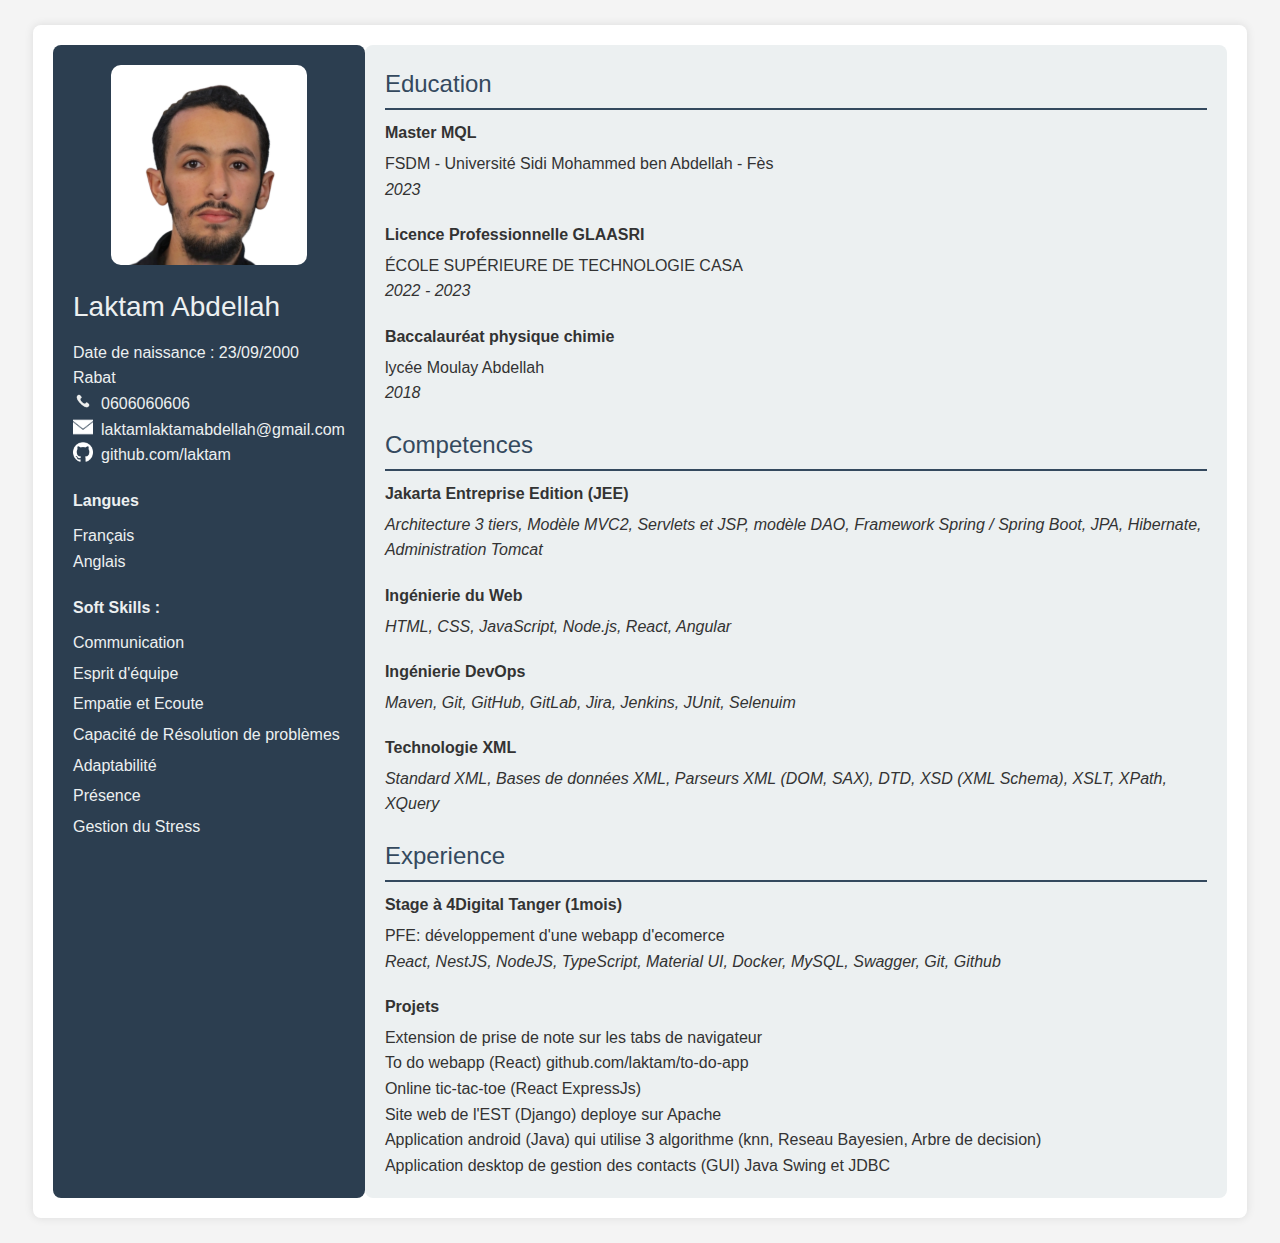
<file: CV-HTML-CSS/index.html>
<!DOCTYPE html>
<html lang="en">

<head>
    <meta charset="UTF-8">
    <meta name="viewport" content="width=device-width, initial-scale=1.0">
    <link rel="stylesheet" href="./css/style1.css">
    <title>Document</title>
</head>

<body>
    <div id="container">
        <!-- <div id="header">
            
        </div> -->
        <div id="sidebar">

            <img id="photo" src="./resources/photo.png" height="200" />
            <div>
                <div id="full_name">Laktam Abdellah</div>
                <div id="birthday">Date de naissance : 23/09/2000</div>
                <div id="address">Rabat</div>
            </div>
            <div id="contact_container">
                <div class="contact">
                    <img class="icon" src="./resources/phone.png" />
                    <div id="phone">0606060606</div>
                </div>
                <div class="contact">
                    <img class="icon" src="./resources/mail.png" />
                    <div id="email">laktamlaktamabdellah@gmail.com</div>
                </div>
                <div class="contact">
                    <img class="icon" src="./resources/github.png" />
                    <div class="link">github.com/laktam</div>
                </div>
            </div>
            <!-- <div id="contact">
                <div id="links">
                </div>
            </div> -->

            <div id="languages">
                <div class="sidebar_subtitle">Langues </div>
                <div>Français</div>
                <div>Anglais</div>
            </div>
            <div id="softSkills">
                <div class="sidebar_subtitle">Soft Skills :</div>
                <div class="soft_skill">Communication</div>
                <div class="soft_skill">Esprit d'équipe</div>
                <div class="soft_skill">Empatie et Ecoute</div>
                <div class="soft_skill">Capacité de Résolution de problèmes</div>
                <div class="soft_skill">Adaptabilité</div>
                <div class="soft_skill">Présence</div>
                <div class="soft_skill">Gestion du Stress</div>
            </div>
        </div>

        <div id="content">
            <!-- <div class="titre">professionalSummary</div> -->
            <div id="professionalSummary">
                <!-- Ingénieur en informatique avec une bonne expérience
                sur les architectures logicielles et les nouvelles technologies informatique,
                en l'occurence Jakarta EE, Spring Boot, React et Angular.  -->
            </div>
            <div id="educations">
                <div class="titre">Education</div>
                <div class="education">
                    <div class="diploma"> Master MQL</div>
                    FSDM - Université Sidi Mohammed ben Abdellah - Fès
                    <div class="diploma_year">2023</div>
                </div>
                <div class="education">
                    <div class="diploma"> Licence Professionnelle GLAASRI</div>
                    ÉCOLE SUPÉRIEURE DE TECHNOLOGIE CASA
                    <div class="diploma_year">2022 - 2023</div>
                </div>
                <div class="education">
                    <div class="diploma">Baccalauréat physique chimie </div>
                    lycée Moulay Abdellah
                    <div class="diploma_year">2018</div>
                </div>
            </div>

            <div id="technologySkills">
                <div class="titre">Competences</div>
                <div class="skill">
                    <div class="skill_title">
                        Jakarta Entreprise Edition (JEE)
                    </div>
                    <div class="details">
                        Architecture 3 tiers, Modèle MVC2, Servlets et JSP,
                        modèle DAO, Framework Spring / Spring Boot, JPA, Hibernate,
                        Administration Tomcat
                    </div>
                </div>
                <div class="skill">
                    <div class="skill_title">
                        Ingénierie du Web
                    </div>
                    <div class="details">
                        HTML, CSS, JavaScript, Node.js, React, Angular
                    </div>
                </div>
                <div class="skill">
                    <div class="skill_title">
                        Ingénierie DevOps
                    </div>
                    <div class="details">
                        Maven, Git, GitHub, GitLab, Jira, Jenkins, JUnit, Selenuim
                    </div>
                </div>
                <div class="skill">
                    <div class="skill_title">
                        Technologie XML
                    </div>
                    <div class="details">
                        Standard XML, Bases de données XML, Parseurs XML (DOM, SAX),
                        DTD, XSD (XML Schema), XSLT, XPath, XQuery
                    </div>
                </div>
            </div>
            <div id="experiences">
                <div class="titre">Experience</div>
                <div class="experience">
                    <div class="organisation">Stage à 4Digital Tanger (1mois)</div>
                    <div class="projet">PFE: développement d'une webapp d'ecomerce</div>
                    <div class="technologies">React, NestJS, NodeJS, TypeScript, Material UI, Docker, MySQL, Swagger,
                        Git, Github</div>
                </div>
                <!-- projects -->
                <div id="projects">
                    <div class="sub_title">Projets</div>
                    <div class="project"> Extension de prise de note sur les tabs de navigateur
                    </div>
                    <div class="project"> To do webapp (React) github.com/laktam/to-do-app
                    </div>
                    <div class="project"> Online tic-tac-toe (React ExpressJs)
                    </div>
                    <div class="project"> Site web de l'EST (Django) deploye sur Apache
                    </div>
                    <div class="project">Application android (Java) qui utilise 3 algorithme (knn, Reseau Bayesien,
                        Arbre de decision)
                    </div>
                    <div class="project"> Application desktop de gestion des contacts (GUI) Java Swing et JDBC</div>

                </div>
            </div>
        </div>
    </div>
    </div>
</body>

</html>

<!-- <a target="_blank" href="https://icons8.com/icon/12623/email">Email</a> icon by <a target="_blank" href="https://icons8.com">Icons8</a> -->
</file>
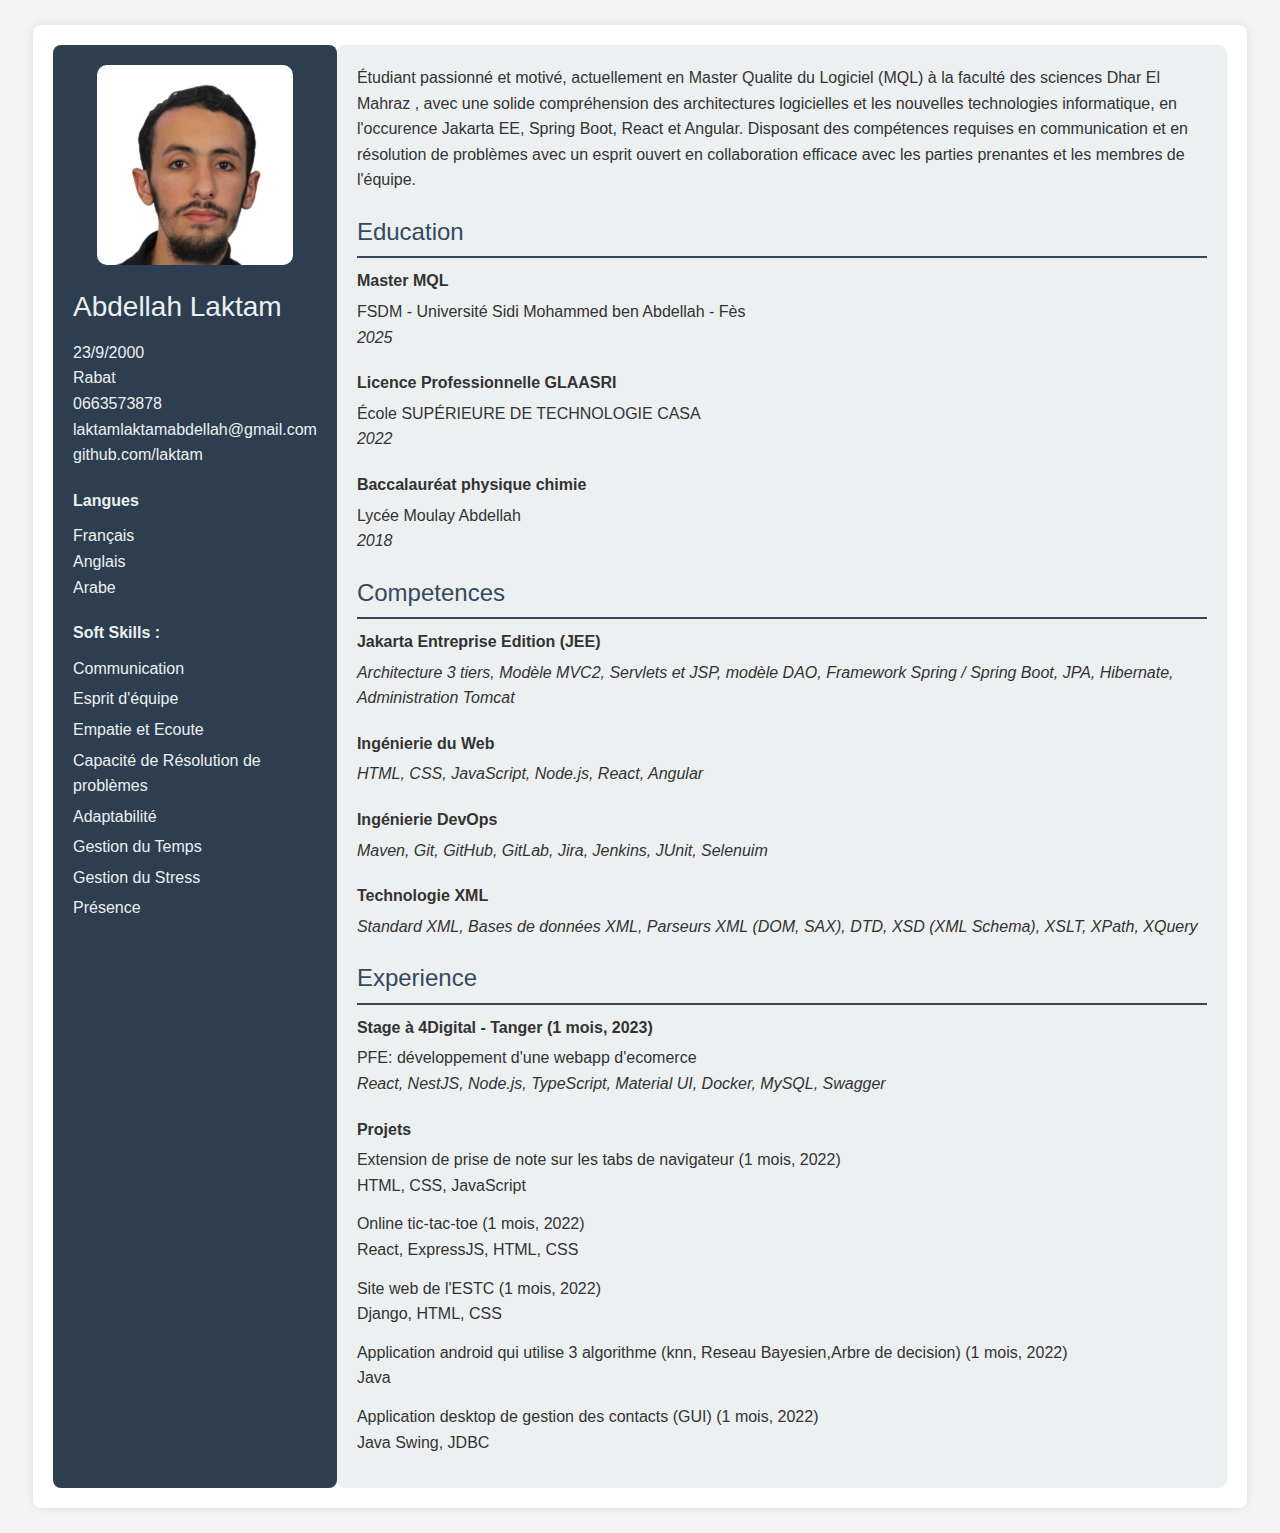
<file: Laktam Abdellah - CV HTML CSS JS/index.html>
<!DOCTYPE html>
<html lang="en">

<head>
    <meta charset="UTF-8">
    <meta name="viewport" content="width=device-width, initial-scale=1.0">
    <link rel="stylesheet" href="./css/style1.css">
    <script src="js/cv.js"></script>
    <title>Document</title>
</head>

<body onload="main()">
    <div id="container">
        <!-- <div id="header">
            
        </div> -->
        <div id="sidebar">

            <div id="contact_container">

            </div>

            <div id="languages">

            </div>
            <div id="softSkills">
            </div>
        </div>

        <div id="content">
            <div id="professionalSummary">
                <!-- <div class="titre"></div> -->

            </div>
            <div id="educations">
                <div class="titre">Education</div>

            </div>

            <div id="technologySkills">
                <div class="titre">Competences</div>


            </div>
            <div id="experiences">
                <div class="titre">Experience</div>

                <!-- projects -->
                <div id="projects">
                    <div class="sub_title">Projets</div>

                </div>
            </div>
        </div>
    </div>
    </div>
</body>

</html>

<!-- <a target="_blank" href="https://icons8.com/icon/12623/email">Email</a> icon by <a target="_blank" href="https://icons8.com">Icons8</a> -->
</file>
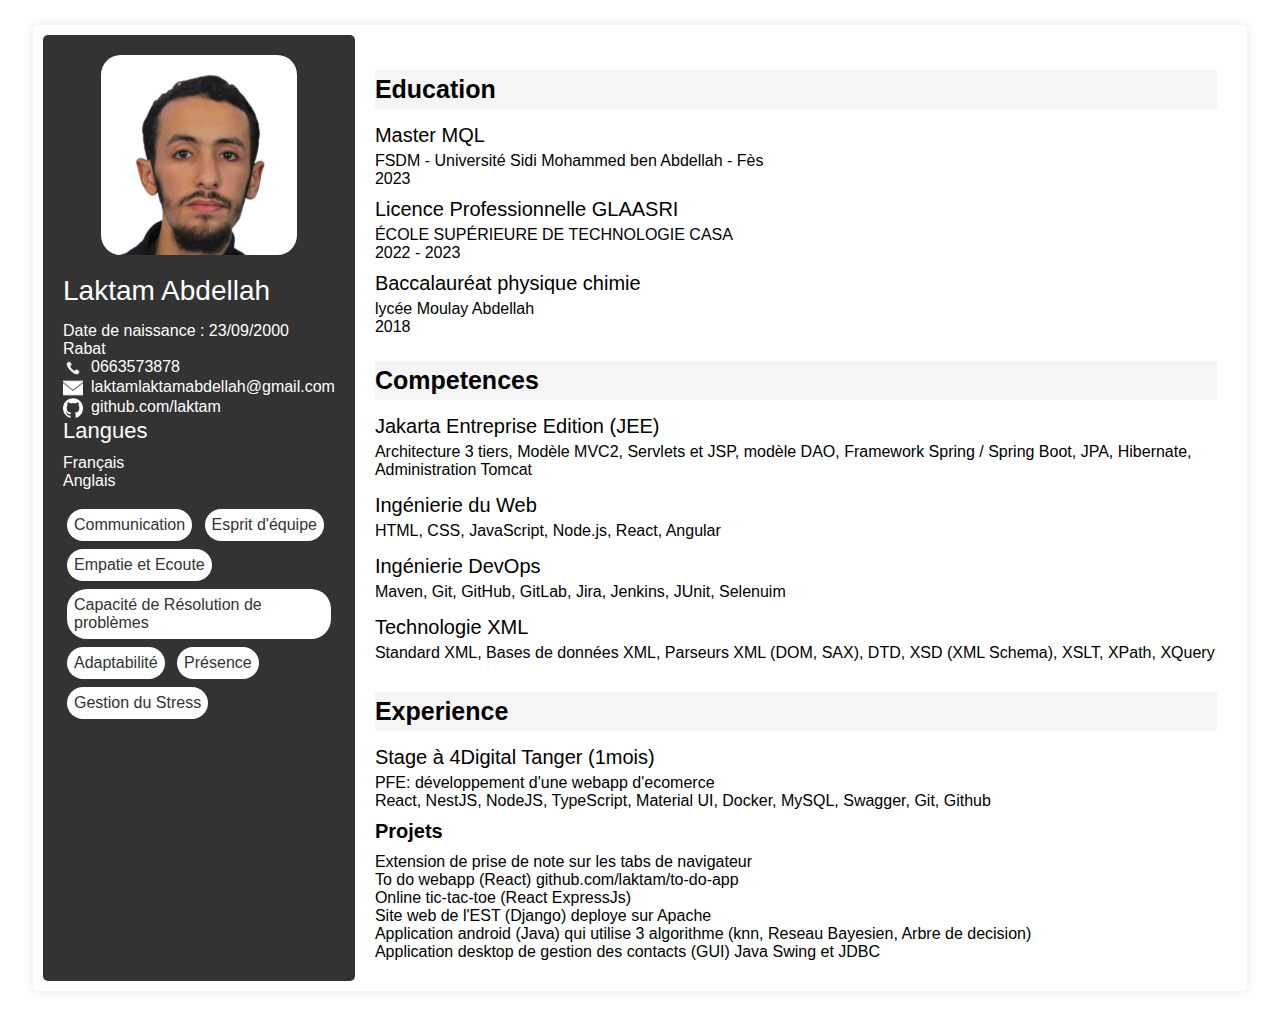
<file: Laktam Abdellah - CV HTML CSS/index.html>
<!DOCTYPE html>
<html lang="en">

<head>
    <meta charset="UTF-8">
    <meta name="viewport" content="width=device-width, initial-scale=1.0">
    <link rel="stylesheet" href="./css/style5.css">
    <title>Document</title>
</head>

<body>
    <div id="container">
        <!-- <div id="header">
            
        </div> -->
        <div id="sidebar">

            <img id="photo" src="./resources/photo.png" height="200" />
            <div>
                <div id="full_name">Laktam Abdellah</div>
                <div id="birthday">Date de naissance : 23/09/2000</div>
                <div id="address">Rabat</div>
            </div>
            <div id="contact_container">
                <div class="contact">
                    <img class="icon" src="./resources/phone.png" />
                    <div id="phone">0663573878</div>
                </div>
                <div class="contact">
                    <img class="icon" src="./resources/mail.png" />
                    <div id="email">laktamlaktamabdellah@gmail.com</div>
                </div>
                <div class="contact">
                    <img class="icon" src="./resources/github.png" />
                    <div class="link">github.com/laktam</div>
                </div>
            </div>
            <!-- <div id="contact">
                <div id="links">
                </div>
            </div> -->

            <div id="languages">
                <div class="sidebar_subtitle">Langues </div>
                <div>Français</div>
                <div>Anglais</div>
            </div>
            <div id="softSkills">
                <div class="sidebar_subtitle"></div>
                <div class="soft_skill">Communication</div>
                <div class="soft_skill">Esprit d'équipe</div>
                <div class="soft_skill">Empatie et Ecoute</div>
                <div class="soft_skill">Capacité de Résolution de problèmes</div>
                <div class="soft_skill">Adaptabilité</div>
                <div class="soft_skill">Présence</div>
                <div class="soft_skill">Gestion du Stress</div>
            </div>
        </div>

        <div id="content">
            <!-- <div class="titre">professionalSummary</div> -->
            <div id="professionalSummary">
                <!-- Ingénieur en informatique avec une bonne expérience
                sur les architectures logicielles et les nouvelles technologies informatique,
                en l'occurence Jakarta EE, Spring Boot, React et Angular.  -->
            </div>
            <div id="educations">
                <div class="titre">Education</div>
                <div class="education">
                    <div class="diploma"> Master MQL</div>
                    FSDM - Université Sidi Mohammed ben Abdellah - Fès
                    <div class="diploma_year">2023</div>
                </div>
                <div class="education">
                    <div class="diploma"> Licence Professionnelle GLAASRI</div>
                    ÉCOLE SUPÉRIEURE DE TECHNOLOGIE CASA
                    <div class="diploma_year">2022 - 2023</div>
                </div>
                <div class="education">
                    <div class="diploma">Baccalauréat physique chimie </div>
                    lycée Moulay Abdellah
                    <div class="diploma_year">2018</div>
                </div>
            </div>

            <div id="technologySkills">
                <div class="titre">Competences</div>
                <div class="skill">
                    <div class="skill_title">
                        Jakarta Entreprise Edition (JEE)
                    </div>
                    <div class="details">
                        Architecture 3 tiers, Modèle MVC2, Servlets et JSP,
                        modèle DAO, Framework Spring / Spring Boot, JPA, Hibernate,
                        Administration Tomcat
                    </div>
                </div>
                <div class="skill">
                    <div class="skill_title">
                        Ingénierie du Web
                    </div>
                    <div class="details">
                        HTML, CSS, JavaScript, Node.js, React, Angular
                    </div>
                </div>
                <div class="skill">
                    <div class="skill_title">
                        Ingénierie DevOps
                    </div>
                    <div class="details">
                        Maven, Git, GitHub, GitLab, Jira, Jenkins, JUnit, Selenuim
                    </div>
                </div>
                <div class="skill">
                    <div class="skill_title">
                        Technologie XML
                    </div>
                    <div class="details">
                        Standard XML, Bases de données XML, Parseurs XML (DOM, SAX),
                        DTD, XSD (XML Schema), XSLT, XPath, XQuery
                    </div>
                </div>
            </div>
            <div id="experiences">
                <div class="titre">Experience</div>
                <div class="experience">
                    <div class="organisation">Stage à 4Digital Tanger (1mois)</div>
                    <div class="projet">PFE: développement d'une webapp d'ecomerce</div>
                    <div class="technologies">React, NestJS, NodeJS, TypeScript, Material UI, Docker, MySQL, Swagger,
                        Git, Github</div>
                </div>
                <!-- projects -->
                <div id="projects">
                    <div class="sub_title">Projets</div>
                    <div class="project"> Extension de prise de note sur les tabs de navigateur
                    </div>
                    <div class="project"> To do webapp (React) github.com/laktam/to-do-app
                    </div>
                    <div class="project"> Online tic-tac-toe (React ExpressJs)
                    </div>
                    <div class="project"> Site web de l'EST (Django) deploye sur Apache
                    </div>
                    <div class="project">Application android (Java) qui utilise 3 algorithme (knn, Reseau Bayesien,
                        Arbre de decision)
                    </div>
                    <div class="project"> Application desktop de gestion des contacts (GUI) Java Swing et JDBC</div>

                </div>
            </div>
        </div>
    </div>
    </div>
</body>

</html>

<!-- <a target="_blank" href="https://icons8.com/icon/12623/email">Email</a> icon by <a target="_blank" href="https://icons8.com">Icons8</a> -->
</file>
<file: CV-HTML-CSS/css/style1.css>
body {
    font-family: Arial, sans-serif;
    line-height: 1.6;
    background-color: #f4f4f4;
    color: #333;
}


#container {
    display: flex;
    background: #fff;
    padding: 20px;
    margin: 25px;
    box-shadow: 0 0 10px rgba(0, 0, 0, 0.1);
    border-radius: 8px;
}

#sidebar {
    background-color: #2c3e50;
    color: #ecf0f1;
    padding: 20px;
    border-radius: 8px;
    /* display: flex;
    flex-direction: column;
    align-items: center; */
}

#photo {
    border-radius: 5%;
    margin-bottom: 20px;
    display: block;
    margin-left: auto;
    margin-right: auto;
}

#full_name {
    font-size: 28px;
    margin-bottom: 10px;
}


.contact {
    display: flex;
}



.icon {
    height: 20px;
    margin-right: 8px;
}

.sidebar_subtitle {
    font-weight: bold;
    margin-top: 20px;
    margin-bottom: 10px;
}

.soft_skill {
    margin-bottom: 5px;
}

#content {
    padding: 20px;
    border-radius: 8px;
    background-color: #ecf0f1;
}

.titre {
    font-size: 1.5em;
    margin-bottom: 10px;
    border-bottom: 2px solid #34495e;
    padding-bottom: 5px;
    color: #34495e;
}

.education,
.skill,
.experience {
    margin-bottom: 20px;
}

.diploma,
.skill_title,
.organisation,
.sub_title {
    font-weight: bold;
    margin-bottom: 5px;
}

.diploma_year,
.details,
.technologies {
    font-style: italic;
}
</file>
<file: Laktam Abdellah - CV HTML CSS JS/css/style1.css>
body {
    font-family: Arial, sans-serif;
    line-height: 1.6;
    background-color: #f4f4f4;
    color: #333;
}


#container {
    display: flex;
    background: #fff;
    padding: 20px;
    margin: 25px;
    box-shadow: 0 0 10px rgba(0, 0, 0, 0.1);
    border-radius: 8px;
}

#sidebar {
    background-color: #2c3e50;
    color: #ecf0f1;
    padding: 20px;
    border-radius: 8px;
    /* display: flex;
    flex-direction: column;
    align-items: center; */
}

#photo {
    border-radius: 5%;
    margin-bottom: 20px;
    display: block;
    margin-left: auto;
    margin-right: auto;
}

#full_name {
    font-size: 28px;
    margin-bottom: 10px;
}


.contact {
    display: flex;
}



.icon {
    height: 20px;
    margin-right: 8px;
}

.sidebar_subtitle {
    font-weight: bold;
    margin-top: 20px;
    margin-bottom: 10px;
}

.soft_skill {
    margin-bottom: 5px;
}

#content {
    padding: 20px;
    border-radius: 8px;
    background-color: #ecf0f1;
}

.titre {
    font-size: 1.5em;
    margin-bottom: 10px;
    border-bottom: 2px solid #34495e;
    padding-bottom: 5px;
    color: #34495e;
}

#professionalSummary,
.education,
.skill,
.experience {
    margin-bottom: 20px;
}

.diploma,
.skill_title,
.organisation,
.sub_title {
    font-weight: bold;
    margin-bottom: 5px;
}

.diploma_year,
.details,
.technologies {
    font-style: italic;
}

.project {
    margin-bottom: 13px;
}
</file>
<file: Laktam Abdellah - CV HTML CSS/css/style5.css>
body {
    font-family: Arial, sans-serif;
    /* background-color: #f5f5f5; */
}

#container {
    display: flex;
    margin: 20px auto;
    /*centring*/
    /* background-color: #fff; */
    box-shadow: 0 0 10px rgba(0, 0, 0, 0.1);
    border-radius: 5px;
    /* overflow: hidden; */
    margin: 25px;
    padding: 10px;

}

#sidebar {
    width: 25%;
    padding: 20px;
    background-color: #333;
    color: #fff;
    border-radius: 5px;
}

#photo {
    border-radius: 10%;
    margin-bottom: 20px;
    display: block;
    margin-left: auto;
    margin-right: auto;
}

#full_name {
    padding-bottom: 15px;
    font-size: 28px;
}

.contact {
    display: flex;
    /* flex-wrap: wrap; */
    /* flex-direction: column; */
}

#contact>div {
    padding-bottom: 3px;
    padding-left: 5px;
    ;
}

.icon {
    display: block;
    height: 20px;
    margin-right: 8px;
}

#links .link {
    margin-bottom: 10px;
}

.sidebar_subtitle {
    font-size: 22px;
    margin-bottom: 10px;
}

#languages {
    margin-bottom: 15px;
}

.soft_skill {
    margin: 4px;
    display: inline-block;
    color: #333;
    padding: 7px;
    border-radius: 20px;
    background-color: #fff;
}

/*-------------------------------------------------------------------------*/

#content {
    /* width: 70%; */
    padding: 20px;
}

.titre {
    /* font-family: Arial, sans-serif; */
    font-size: 25px;
    font-weight: bold;
    padding: 5px 0px;
    margin: 15px 0px;
    background-color: #f5f5f5;
}

.education {
    padding-bottom: 10px;
}

.diploma,
.skill_title,
.organisation {
    padding-bottom: 5px;
    font-size: 20px;
}

.skill {
    padding-bottom: 15px;
}

.sub_title {
    padding: 10px 0px;
    font-size: 20px;
    font-weight: bold;
}
</file>
